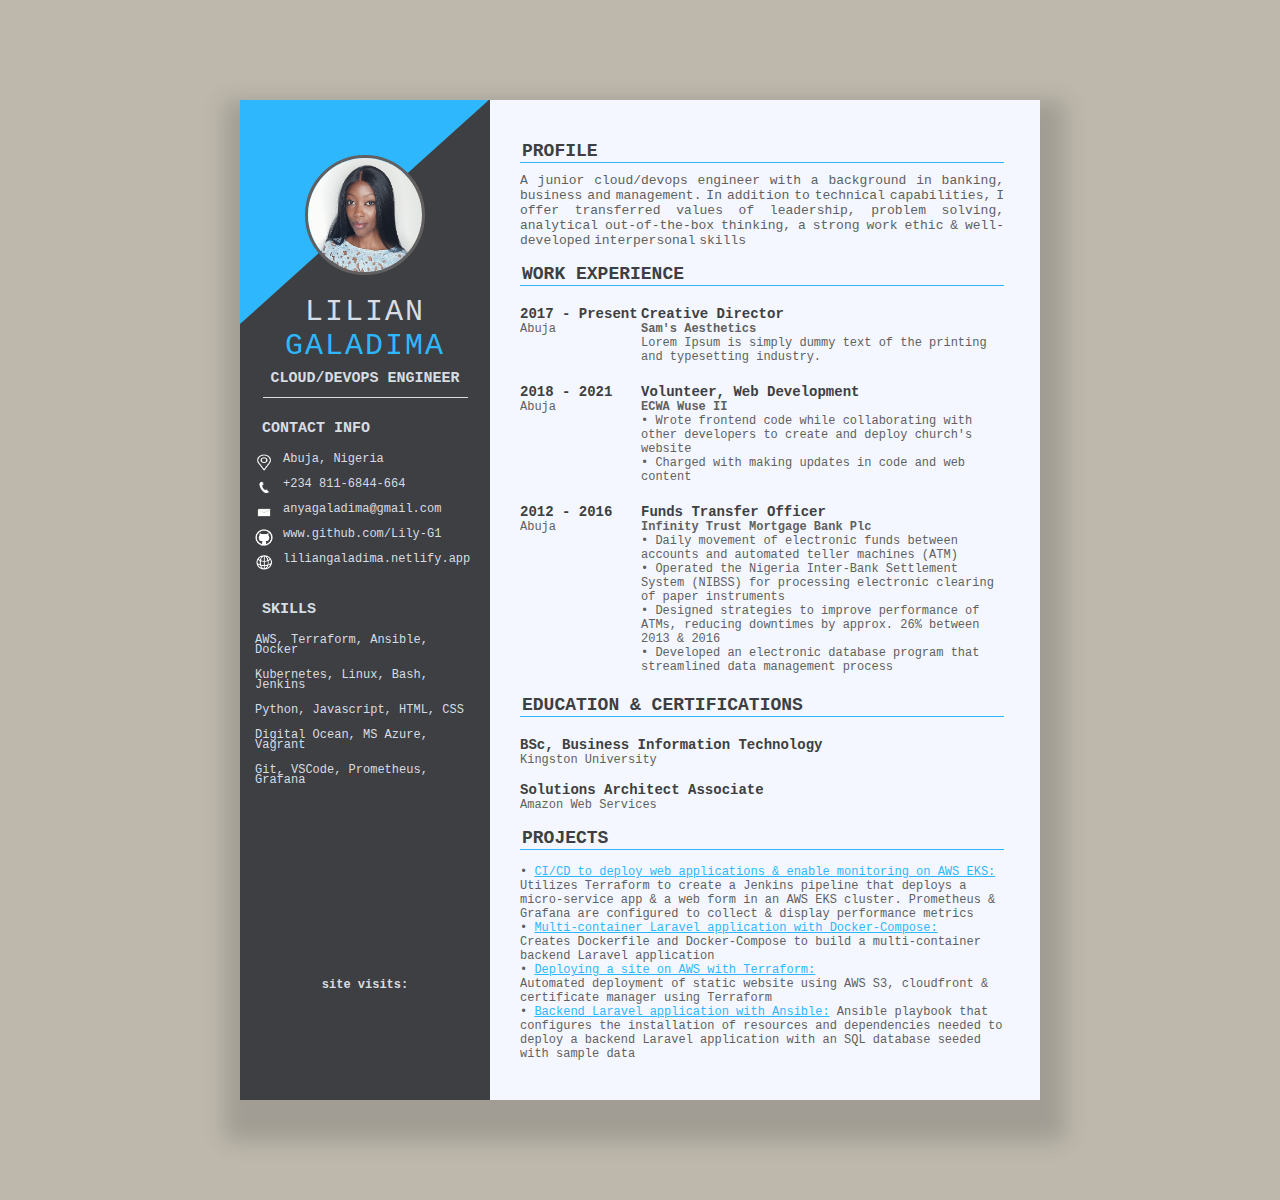
<file: front-end/site_files/index.html>
<!DOCTYPE html>
<html lang="en">
<head>
    <meta charset="UTF-8">
    <meta name="viewport" content="width=device-width, initial-scale=1.0">
    <!-- ===== CSS ===== -->
	<link rel="stylesheet" href="assets/css/style.css">
	<!-- type="text/css" REMOVED THIS FROM THE LINE ABOVE RIGHT B4 HREF -->
	<!-- ===== Javascript ===== -->
	<script defer src="assets/js/script.js"></script>

	<title>Cloud Resume</title>
</head>
<body>

<div class="resume-box">

	<div class="left-section">
		<div class="profile">
		<img src="assets/images/lili-2.jpg" class="profile-img">
		<div class="blue-box"></div>
		</div>
		<h2 class="name">Lilian <br><span>Galadima</span></h2>
		<p class="n-p">Cloud/DevOps Engineer</p>

		<div class="info">
			<p class="heading">Contact Info</p>
			<p class="p1"><span class="span1"><img src="assets/images/location_icon.png"></span><span>Abuja, Nigeria</span></p>
			<p class="p1"><span class="span1"><img src="assets/images/phone_icon.png"></span><span>+234 811-6844-664</span></p>
			<p class="p1"><span class="span1"><img src="assets/images/email_icon.png"></span><span>anyagaladima@gmail.com</span></p>
			<p class="p1"><span class="span1"><img src="assets/images/github_icon.png"></span><span>www.github.com/Lily-G1</span>
			<p class="p1"><span class="span1"><img src="assets/images/internet_icon.png"></span><span>liliangaladima.netlify.app</span>
			</p>
		</div>
		<br>

		<div class="info">
			<p class="heading">Skills</p>
			<p class="p1"><span class="span1"> AWS, Terraform, Ansible, Docker</span></p>
			<p class="p1"><span class="span1"> Kubernetes, Linux, Bash, Jenkins</span></p>
			<p class="p1"><span class="span1"> Python, Javascript, HTML, CSS</span></p>
			<p class="p1"><span class="span1"> Digital Ocean, MS Azure, Vagrant</span></p>
			<p class="p1"><span class="span1"> Git, VSCode, Prometheus, Grafana</span></p>			
		</div>
		<br>
		<br>

		<p class="webcount"><span class="span1"><strong>site visits:</strong></span></p>			
		  <div class="website-counter"></div>
	    </div>

	<div class="right-section">
		<div class="right-heading">
			<!-- <img src="image/user.png"> -->
			<p class="p2">Profile</p>
		</div>
		<p class="p3">A junior cloud/devops engineer with a background in banking, business and management. In addition to technical capabilities, I offer transferred values of leadership, problem solving, analytical out-of-the-box thinking, a strong work ethic & well-developed interpersonal skills</p>

		<div class="clearfix"></div>
		<br>
		<div class="right-heading">
			<p class="p2">Work Experience</p>
		</div>
		<div class="clearfix"></div>
		<div class="lr-box">
		<div class="left">
			<p class="p4">2017 - Present</p>
			<p class="p5">Abuja</p>
		</div>

		<div class="right">
			<p class="p4">Creative Director</p>
			<p class="p5"><strong>Sam's Aesthetics</strong></p>
			<p class="p5">Lorem Ipsum is simply dummy text of the printing and typesetting industry.</p>
		</div>
		<div class="clearfix"></div>
		</div>

		<div class="lr-box">
		<div class="left">
			<p class="p4">2018 - 2021</p>
			<p class="p5">Abuja</p>
		</div>

		<div class="right">
			<p class="p4">Volunteer, Web Development</p>
			<p class="p5"><strong>ECWA Wuse II</strong></p>
			<p class="p5">•	Wrote frontend code while collaborating with other developers to create and deploy church's website</p>
			<p class="p5">•	Charged with making updates in code and web content</p>
		</div>
		<div class="clearfix"></div>
		</div>

		<div class="lr-box">
		<div class="left">
			<p class="p4">2012 - 2016</p>
			<p class="p5">Abuja</p>
		</div>

		<div class="right">
			<p class="p4">Funds Transfer Officer</p>
			<p class="p5"><strong>Infinity Trust Mortgage Bank Plc</strong></p>
			<p class="p5">•	Daily movement of electronic funds between accounts and automated teller machines (ATM)<br>
			•	Operated the Nigeria Inter-Bank Settlement System (NIBSS) for processing electronic clearing of paper instruments<br>
			•	Designed strategies to improve performance of ATMs, reducing downtimes by approx. 26% between 2013 & 2016<br>
			•	Developed an electronic database program that streamlined data management process
			</p>
		</div>
		<div class="clearfix"></div>
		</div>


		<div class="right-heading">
			<p class="p2">Education & Certifications</p>
		</div>
		<div class="lr-box"></div>

		<div class="lr-box">
		<!-- <div class="left">
			<p class="p4">2004 - 2008</p>
			<p class="p5">England</p>
		</div> -->

		<div class="right">
			<p class="p4">BSc, Business Information Technology</p>
			<p class="p5">Kingston University</p>
		</div>
		<br><br><br>
		<div class="right">
			<p class="p4">Solutions Architect Associate</p>
			<p class="p5">Amazon Web Services</p>
		</div>
		<div class="clearfix"></div>
		<!-- </div> -->

		<br>
		<div class="clearfix"></div>
		<div class="right-heading">
			<p class="p2">Projects</p>
		</div>
		<div class="clearfix"></div><br>

 			<p class="p5">•	<a href="github.com/Lily-G1">CI/CD to deploy web applications & enable monitoring on AWS EKS:</a><br>
			Utilizes Terraform to create a Jenkins pipeline that deploys a micro-service app & a web form in an AWS EKS cluster. Prometheus & Grafana are configured to collect & display performance metrics
			</p>
			<p class="p5">•	<a href="github.com/Lily-G1">Multi-container Laravel application with Docker-Compose:</a><br>
			Creates Dockerfile and Docker-Compose to build a multi-container backend Laravel application
			</p>
			<p class="p5">• <a href="github.com/Lily-G1">Deploying a site on AWS with Terraform:</a><br>
			Automated deployment of static website using AWS S3, cloudfront & certificate manager using Terraform
			</p>
			<p class="p5">•	<a href="github.com/Lily-G1">Backend Laravel application with Ansible:</a>
			Ansible playbook that configures the installation of resources and dependencies needed to deploy a backend Laravel application with an SQL database seeded with sample data
			</p>
		</div>

		<div class="clearfix"></div>
</div>
</body>
</html>
</file>
<file: front-end/site_files/assets/css/style.css>
:root{
	--bgcolor:#beb8ac;
	--blue:#2fb7fe;
	--black:#3D3F42;
	--white:#f4f7ff;
	--gray:#d8dce4;
	--lightgray:#8e9095;
    --darkgray:#615f5f;

}

*{
	margin: 0px;
	padding: 0px;
	box-sizing: border-box;
	font-family: monospace;
}
body{
	background: var(--bgcolor);
}
.clearfix{
	clear: both;
}
.resume-box{
	width: 800px;
	height: 1000px;
	margin: 100px auto;
	background: var(--white);
	box-shadow: 5px 21px 20px 20px #3d3f4238;
}
.left-section{
	background: var(--black);
	width: 250px;
	height: 1000px;
	float: left;
}
.profile{
	overflow: hidden;
	position: relative;
}
.blue-box{
    width: 257px;
    height: 407px;
    background: var(--blue);
    margin-left: -100px;
    transform: rotateZ(48deg);
    margin-top: -178px;
    
}
.profile-img{
	position: absolute;
    z-index: 9;
    width: 120px;
    height: 120px;
    transform: translate(-50%, -50%);
    left: 50%;
    top: 50%;
    border-radius: 50%;
    border: 3px solid var(--darkgray);
}
.name{
    color: var(--gray);
    text-align: center;
    margin-top: -34px;
    font-size: 30px;
    letter-spacing: 2px;
    font-weight: 400;
    text-transform: uppercase;
}
.name span{
	color: var(--blue);
}

.website-counter {
  text-align: center;
  color: red;
  border-radius: 30px;
  font-weight: 700;
  font-size: 25px;
  margin-top: 10px;
}

.n-p{
	width: 205px;
    margin: 0 auto;
    text-align: center;
    padding: 2px;
    padding-bottom: 10px;
    border-bottom: 1px solid var(--gray);
    /*border-top: 1px solid var(--gray);*/
    color: var(--gray);
    margin-top: 5px;
    text-transform: uppercase;
    font-size: 15px;
    font-weight: bold;
}
.info{
	margin-top: 20px;
}
.heading{
	width: 210px;
    margin: 0 auto;
    padding: 2px;
    /*border-bottom: 1px solid var(--gray);*/
    /*border-top: 1px solid var(--gray);*/
    color: var(--gray);
    margin-top: 5px;
    text-align: left;
    text-transform: uppercase;
    font-size: 15px;
    font-weight: bold;
}
.p1{
	color: var(--gray);
	width: 220px;
	margin: 0 auto;
	margin-top: 15px;
	font-size: 15px;
    line-height: 10px;
    text-align: left;
}
.p1 span{
	font-size: 12px;
}
.span1 img{
	/*background: transparent;*/
    width: 18px;
    height: 22px;
    /*padding: 2px;*/
    padding-bottom: 5px;
    /*border-radius: 16px;*/
    float: left;
    margin-right: 10px;
}

.webcount {
    padding-top: 150px;
    color: var(--gray);
    width: 220px;
    margin: 0 auto;
    margin-top: 15px;
    font-size: 15px;
    line-height: 10px;
    font-size: 12px;
    text-align: center;
}

.right-section{
	padding: 40px 30px;
    background: var(--white);
    width: 68%;
    float: left;
    height: 1000px;
}
.right-heading img{
	background: #3d3f42;
    width: 36px;
    padding: 7px;
    border-radius: 17px;
    float: left;
    display: inline-block;
    margin-top: -6px;
}

a {
    color: var(--blue);
}

.p2{
    margin: 0 auto;
    padding: 2px;
    border-bottom: 1px solid var(--blue);
    /*border-top: 1px solid var(--lightgray);*/
    color: var(--black);
    text-transform: uppercase;
    font-size: 18px;
    font-weight: bolder;
    /*margin-left: 50px;*/
    line-height: 18px;
}
.p3{
	margin-top: 10px;
	color: var(--darkgray);
	text-align: justify;
	word-spacing: -4px;
}
.left{
	width: 25%;
	float: left;
}
.right{
	width: 75%;
	float: left;
}
.lr-box{
	margin-top: 20px;
	margin-bottom: 20px;
}
.p4{
	font-size: 14px;
	font-weight: 600;
    color: var(--black);
}
.p5{
	font-size: 12px;
    color: var(--darkgray);
}
.s-box{
	width: 50%;
    float: left;
    padding: 20px 20px 20px 0px;
}
#progress {
    background: #333;
    border-radius: 13px;
    height: 8px;
    width: 100%;
}

#progress:after {
    content: '';
    display: block;
    background: var(--blue);
    width: 50%;
    height: 100%;
    border-radius: 9px;
}
#progress1 {
    background: #333;
    border-radius: 13px;
    height: 8px;
    width: 100%;
}

#progress1:after {
    content: '';
    display: block;
    background: var(--blue);
    width: 40%;
    height: 100%;
    border-radius: 9px;
}
#progress2 {
    background: #333;
    border-radius: 13px;
    height: 8px;
    width: 100%;
}

#progress2:after {
    content: '';
    display: block;
    background: var(--blue);
    width: 80%;
    height: 100%;
    border-radius: 9px;
}

#progress3 {
    background: #333;
    border-radius: 13px;
    height: 8px;
    width: 100%;
}

#progress3:after {
    content: '';
    display: block;
    background: var(--blue);
    width: 90%;
    height: 100%;
    border-radius: 9px;
}
.p6{
	margin-top: 10px;
	margin-bottom: 10px;
}
.h-img{
	margin-top: 25px;
    width: 45px;
    margin-right: 45px;
}

/* ===== MEDIA QUERIES =====*/
/* For small devices */

@media screen and (max-width: 768px) {

  .resume-box {
    width: 100%;
    height: 100%;
    padding-bottom: 200px;
    /*padding-top: 5px;*/
    max-height: 100%;
    margin: 0 auto;
    background: var(--white);
    box-shadow: 3px 11px 10px 10px #3d3f4238;
   }


   .left-section{
    /*background: var(--black);*/
    /*display: flex;
    flex-wrap: wrap;*/
    width: 32%;
    height: 100%;
    max-height: 100%;
    padding-bottom: 450px;
    float: left;
   }

   .blue-box{
    width: 125px;
    height: 203px;
    background: var(--blue);
    margin-left: -50px;
    transform: rotateZ(48deg);
    margin-top: -80px;
    }

    .profile-img{
    position: absolute;
    z-index: 3;
    width: 90px;
    height: 90px;
    transform: translate(-50%, -50%);
    left: 35%;
    top: 45%;
    border-radius: 50%;
    border: 2px solid var(--darkgray);
   }
    .name{
    color: var(--gray);
    text-align: center;
    margin-top: -10px;
    font-size: 15px;
    letter-spacing: 1px;
    font-weight: 400;
    text-transform: uppercase;
    }

    .n-p{
    width: 205px;
    margin: 0 auto;
    text-align: center;
    padding: 2px;
    padding-bottom: 10px;
    border-bottom: 1px solid var(--gray);
    /*border-top: 1px solid var(--gray);*/
    color: var(--gray);
    margin-top: 5px;
    text-transform: uppercase;
    font-size: 15px;
    font-weight: bold;
    }

    .info{
        display: flex;
    flex-wrap: wrap;
    margin-top: 20px;

    }

    .heading{
    width: 210px;
    margin: 0 auto;
    padding: 2px;
    /*border-bottom: 1px solid var(--gray);*/
    /*border-top: 1px solid var(--gray);*/
    color: var(--gray);
    margin-top: 5px;
    text-align: left;
    text-transform: uppercase;
    font-size: 15px;
    font-weight: bold;
    }

    .p1{
    color: var(--gray);
    width: 220px;
    margin: 0 auto;
    margin-top: 15px;
    font-size: 15px;
    line-height: 10px;
    text-align: left;
    }

    .p1 span{
    font-size: 12px;
    }

   .span1 img{
    /*background: transparent;*/
    width: 18px;
    height: 22px;
    /*padding: 2px;*/
    padding-bottom: 5px;
    /*border-radius: 16px;*/
    float: left;
    margin-right: 10px;
    }

   .webcount {
    padding-top: 150px;
    color: var(--gray);
    width: 220px;
    margin: 0 auto;
    margin-top: 15px;
    font-size: 15px;
    line-height: 10px;
    font-size: 12px;
    text-align: center;
}

.right-section{
    padding: 10px;
    background: var(--white);
    width: 100%
    /*float: left;*/
    max-height: 100%;
}

.p2{
    margin: 0;
    padding: 1px;
    border-bottom: 1px solid var(--blue);
    /*border-top: 1px solid var(--lightgray);*/
    color: var(--black);
    text-transform: uppercase;
    font-size: 15px;
    font-weight: bolder;
    /*margin-left: 50px;*/
    line-height: 15px;
}
   .p3{
    margin-top: 6px;
    color: var(--darkgray);
    text-align: justify;
    /*word-spacing: -8px;*/
    font-size: 12px;
    }

    .p4{
    font-size: 12px;
    font-weight: 600;
    color: var(--black);
    }

   .p5{
    font-size: 12px;
    color: var(--darkgray);
   }
}
</file>
